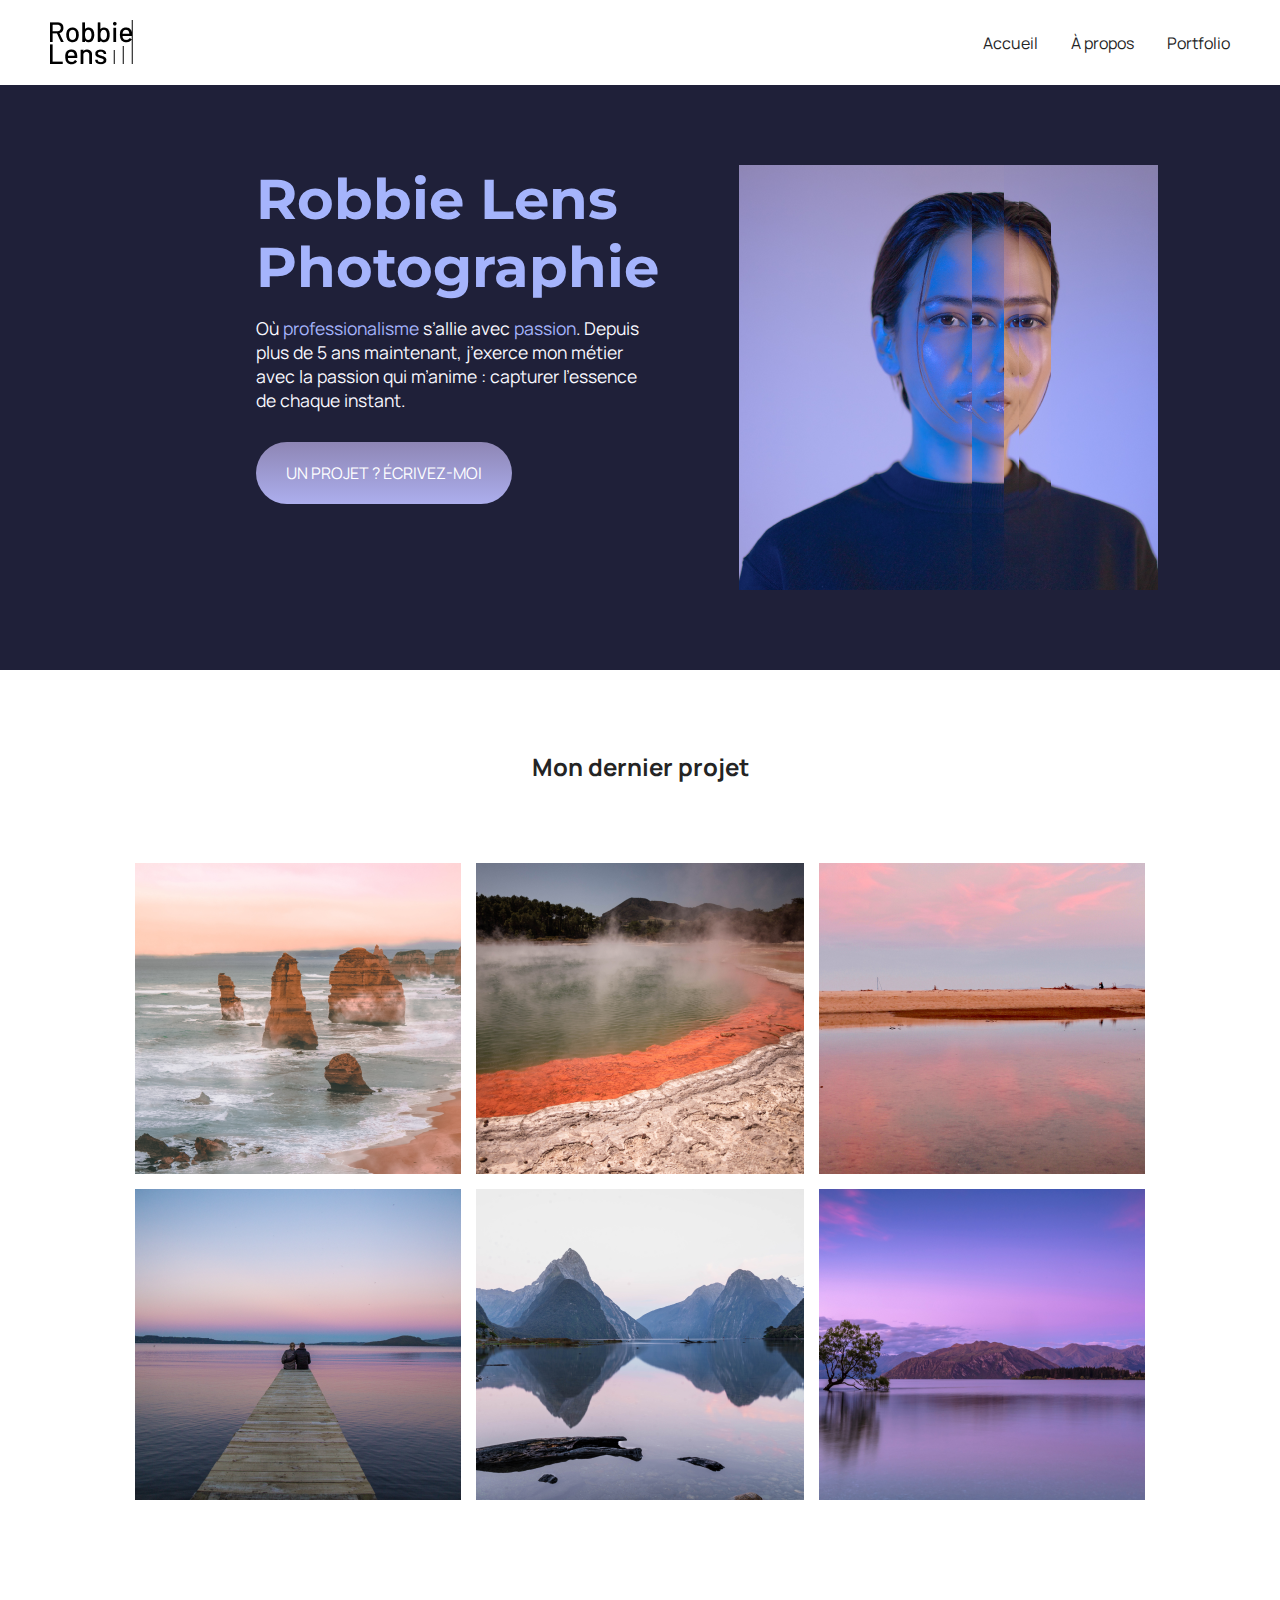
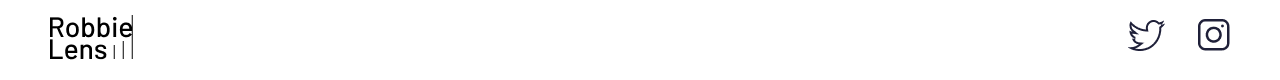
<file: index.html>
<!DOCTYPE html>
<html lang="fr">

<head>
    <meta charset="utf-8" >
    <title>Accueil - Robbie Lens Photographie</title>
    <link href="style.css" rel="stylesheet" >
    <link rel="preconnect" href="https://fonts.googleapis.com">
    <link rel="preconnect" href="https://fonts.gstatic.com" crossorigin>
    <link href="https://fonts.googleapis.com/css2?family=Manrope&family=Montserrat&display=swap" rel="stylesheet">
</head>

<body>
    <header>
        <nav>
            <img src="images/logo.png" alt="Logo Robbie Lens" >
            <div>
                <a href="index.html">Accueil</a>
                <a href="a-propos.html">À propos</a>
                <a href="Portfolio.html">Portfolio</a>
                
            </div>
        </nav>
    </header>
    <main>
        <section class="accueil-introduction">
            <div>
                <h1>Robbie Lens Photographie</h1>
                <p>
                    Où <em>professionalisme</em> s’allie avec <em>passion</em>. Depuis
                    plus de 5 ans maintenant, j’exerce mon métier avec la passion
                    qui m’anime : capturer l’essence de chaque instant.
                </p>
                <a href="Portfolio.html" class="cta">UN PROJET ? ÉCRIVEZ-MOI</a>
            </div>
            <img src="images/robbie-lens.png" alt="Portrait avec effet de la photographe Robbie Lens" >
        </section>
        <section class="accueil-photos">
            <h2>Mon dernier projet</h2>
            <div>
                <img src="images/element-1.png" alt="Twelve apostles - Australie" >
                <img src="images/element-2.png" alt="Wai-O-Tapu - Nouvelle-Zélande" >
                <img src="images/element-3.png" alt="Parc National d’Abel Tasman - Nouvelle-Zélande" >
            </div>
            <div>
                <img src="images/element-4.png" alt="Lac Rotorua - Nouvelle-Zélande" >
                <img src="images/element-5.png" alt="Milford Sound - Nouvelle-Zélande" >
                <img src="images/element-6.png" alt="Lac Wanaka - Nouvelle-Zélande" >
            </div>
        </section>
    </main>
    <footer>
        <img src="images/logo.png" alt="Logo Robbie Lens" >
        <div>
            <a target="_blank" href="https://twitter.com/" class="lien-icone">
                <img src="images/twitter.png" alt="Logo Twitter" >
            </a>
            <a target="_blank" href="https://www.instagram.com/" class="lien-icone">
                <img src="images/instagram.png" alt="Logo Instagram" >
            </a>
        </div>
    </footer>
</body>

</html>
</file>
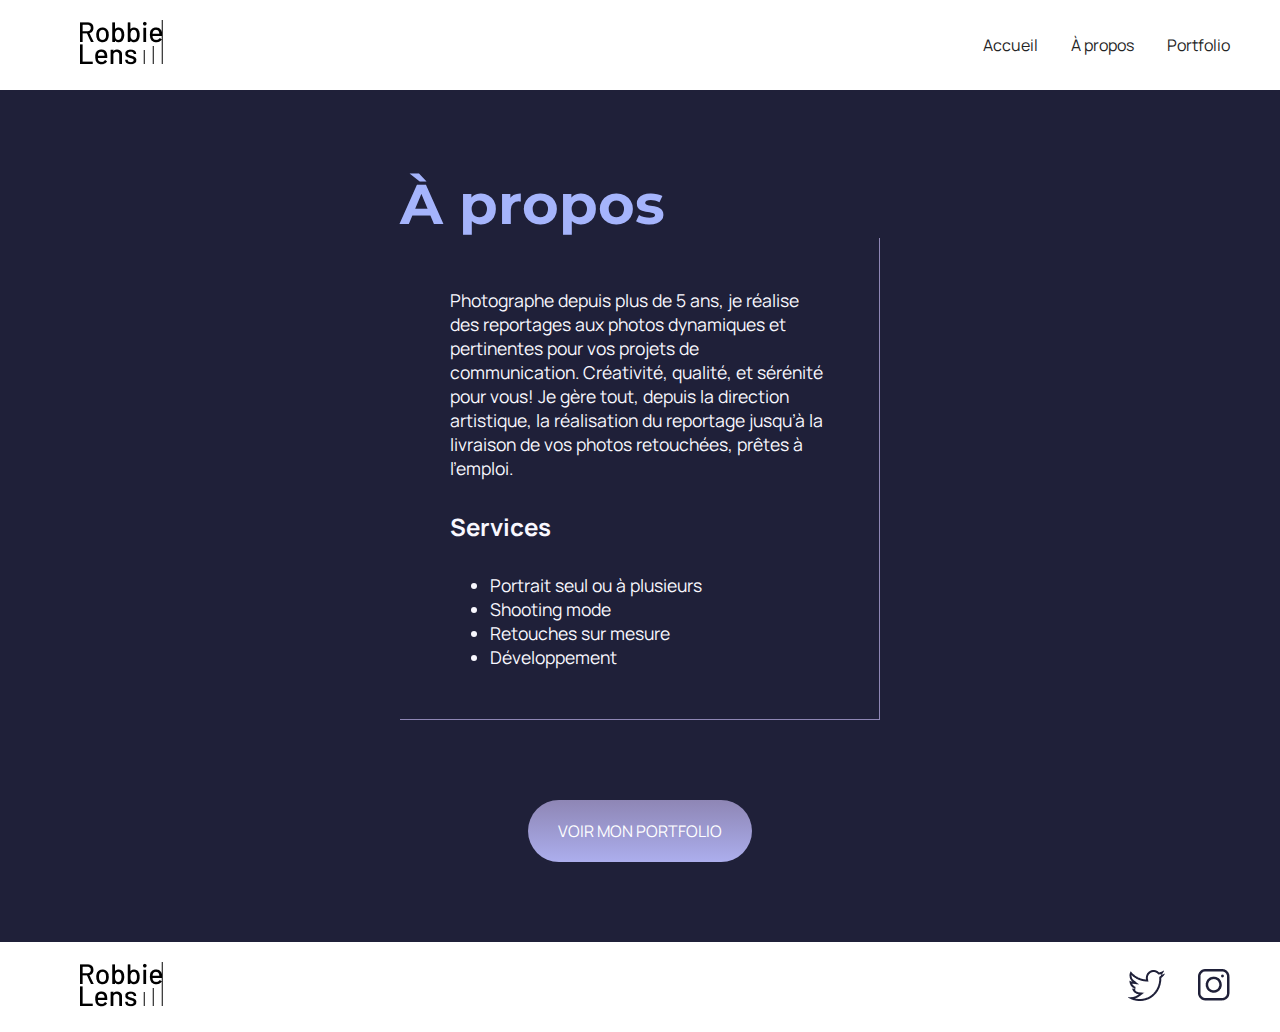
<file: a-propos.html>
<!DOCTYPE html>
<html lang="fr">

<head>
    <meta charset="utf-8" >
    <title>À propos - Robbie Lens Photographie</title>
    <link href="style.css" rel="stylesheet" >
    <link rel="preconnect" href="https://fonts.googleapis.com">
    <link rel="preconnect" href="https://fonts.gstatic.com" crossorigin>
    <link href="https://fonts.googleapis.com/css2?family=Manrope&family=Montserrat&display=swap" rel="stylesheet">
</head>

<body>
    <header>
        <nav>
            <a href="index.html" class="lien-icone">
                <img src="images/logo.png" alt="Logo Robbie Lens" >
            </a>
            <div>
                <a href="index.html">Accueil</a>
                <a href="a-propos.html">À propos</a>
                <a href="Portfolio.html">Portfolio</a>
            </div>
        </nav>
    </header>
    <main class="a-propos-main">
        <section>
            <h1>À propos</h1>
            <div class="carre-contenu">
                <p>
                    Photographe depuis plus de 5 ans, je réalise des reportages aux photos dynamiques et pertinentes
                    pour
                    vos
                    projets de communication. Créativité, qualité, et sérénité pour vous! Je gère tout, depuis la
                    direction
                    artistique, la réalisation du reportage jusqu’à la livraison de vos photos retouchées, prêtes à
                    l’emploi.
                </p>
                <h2>Services</h2>
                <ul>
                    <li>Portrait seul ou à plusieurs</li>
                    <li>Shooting mode</li>
                    <li>Retouches sur mesure</li>
                    <li>Développement</li>
                </ul>
            </div>
            <div>
                <a href="Portfolio.html" class="cta">VOIR MON PORTFOLIO</a>
            </div>
        </section>
    </main>
    <footer>
        <a href="index.html" class="lien-icone">
            <img src="images/logo.png" alt="Logo Robbie Lens" >
        </a>
        <div>
            <a target="_blank" href="https://twitter.com/" class="lien-icone">
                <img src="images/twitter.png" alt="Logo Twitter" >
            </a>
            <a target="_blank" href="https://www.instagram.com/" class="lien-icone">
                <img src="images/instagram.png" alt="Logo Instagram" >
            </a>
        </div>
    </footer>
</body>

</html>
</file>
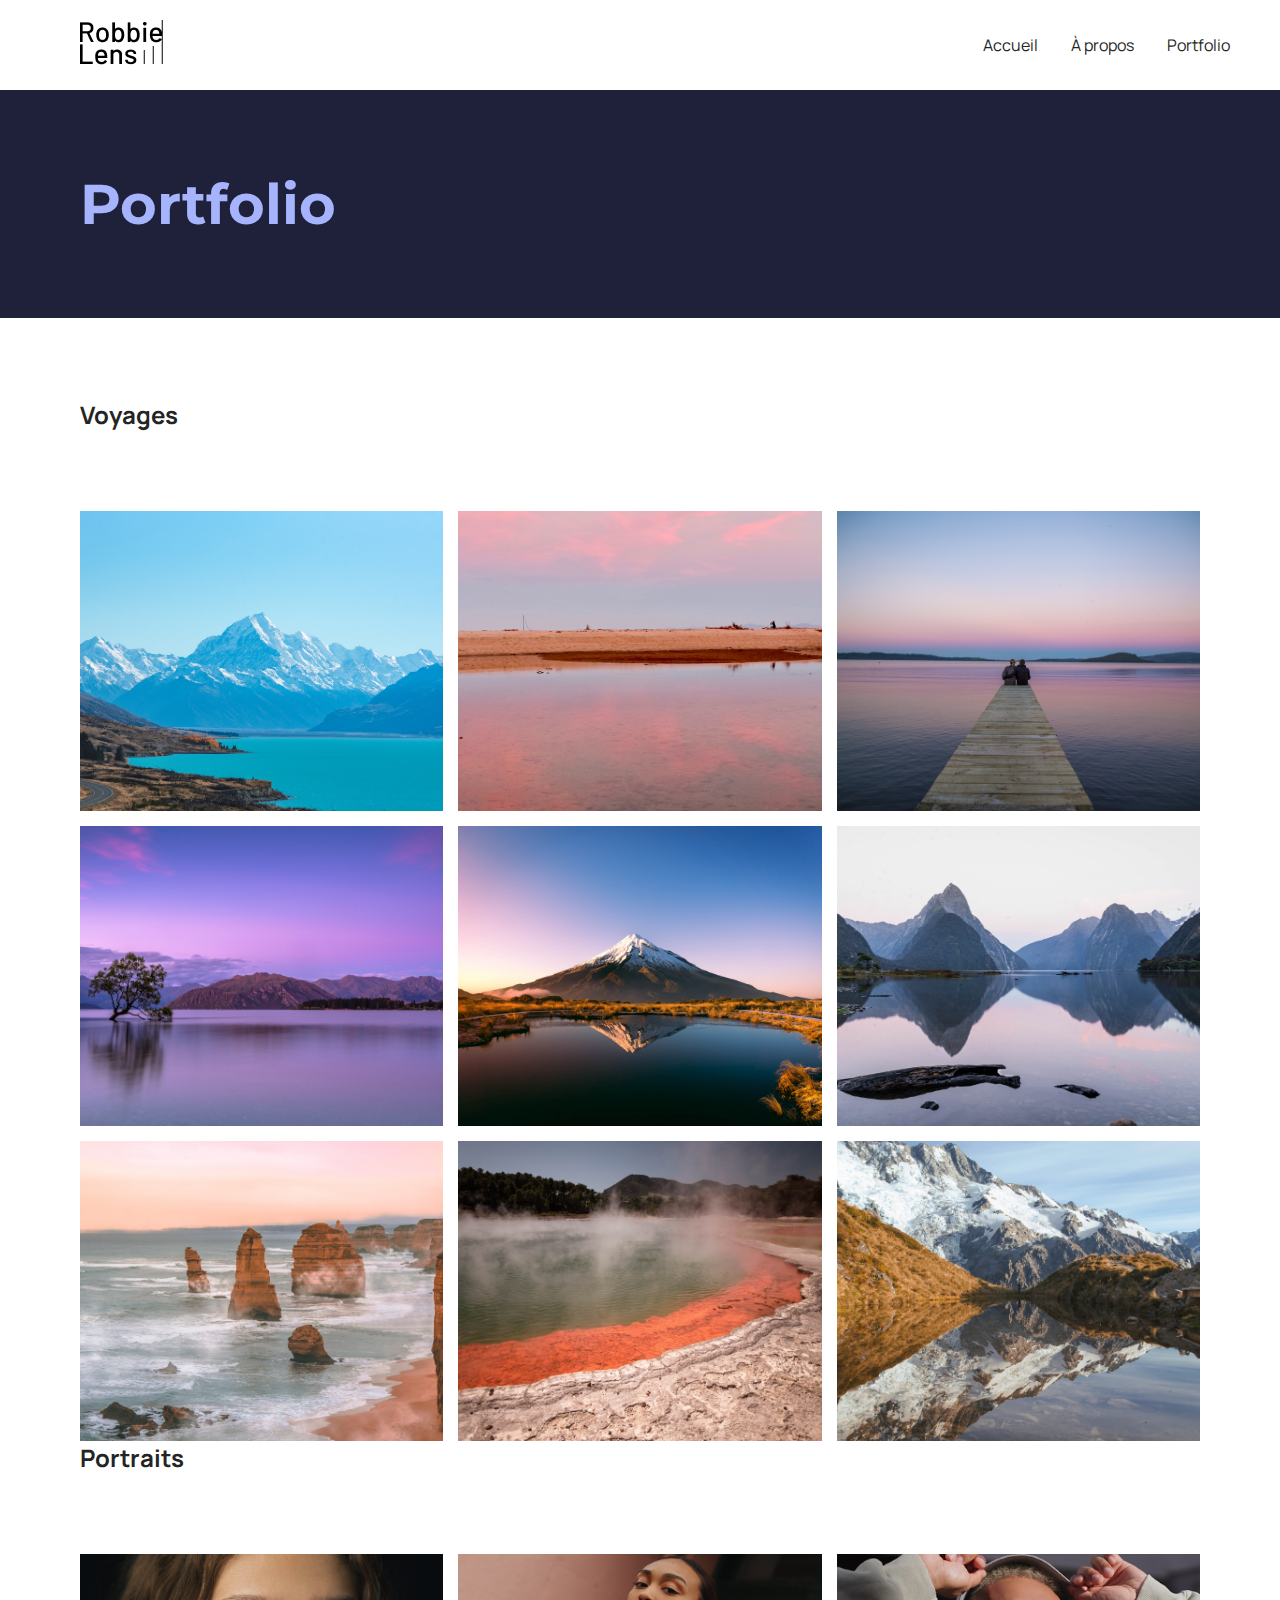
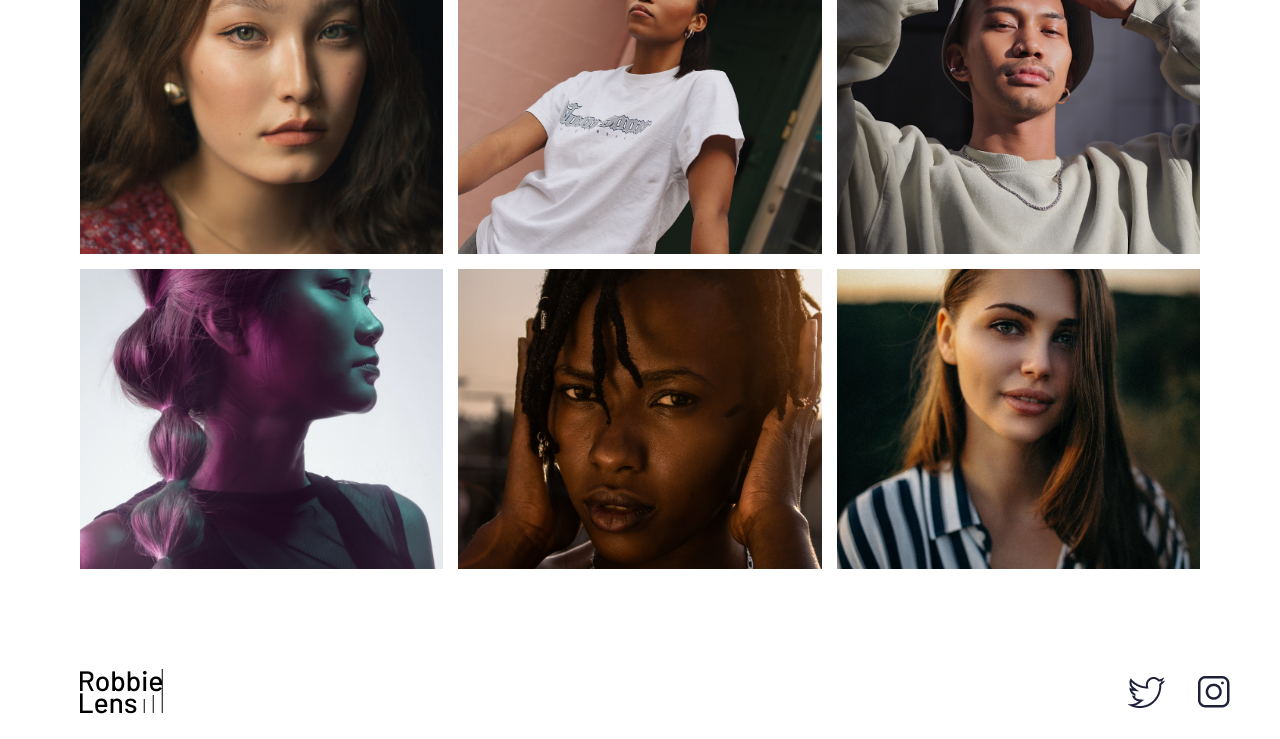
<file: Portfolio.html>
<!DOCTYPE html>
<html lang="fr">

<head>
    <meta charset="utf-8" >
    <title>Portfolio - Robbie Lens Photographie</title>
    <link href="style.css" rel="stylesheet" >
    <link rel="preconnect" href="https://fonts.googleapis.com">
    <link rel="preconnect" href="https://fonts.gstatic.com" crossorigin>
    <link href="https://fonts.googleapis.com/css2?family=Manrope&family=Montserrat&display=swap" rel="stylesheet">
</head>

<body>
    <header>
        <nav>
            <a href="index.html" class="lien-icone">
                <img src="images/logo.png" alt="Logo Robbie Lens" >
            </a>
            <div>
                <a href="index.html">Accueil</a>
                <a href="a-propos.html">À propos</a>
                <a href="Portfolio.html">Portfolio</a>
            </div>
        </nav>
    </header>
    <main>
        <section>
            <h1>Portfolio</h1>
        </section>
        <section class="portfolio-section-photos">
            <h2>Voyages</h2>
                <div class="grid-paysages">
                    <a target="_blank" href="images/paysage1.jpg" class="lien-conteneur-photo">
                        <img src="images/paysage1.jpg" alt="Mont Aoraki - Nouvelle-Zélande" >
                        <div class="photo-hover">Voir la photo</div>
                    </a>
                    <a target="_blank" href="images/paysage2.jpg" class="lien-conteneur-photo">
                        <img src="images/paysage2.jpg" alt="Parc National d’Abel Tasman - Nouvelle-Zélande" >
                        <div class="photo-hover">Voir la photo</div>
                    </a>
                    <a target="_blank" href="images/paysage3.jpg" class="lien-conteneur-photo">
                        <img src="images/paysage3.jpg" alt="Lac Rotorua - Nouvelle-Zélande" >
                        <div class="photo-hover">Voir la photo</div>
                    </a>
                    <a target="_blank" href="images/paysage4.jpg" class="lien-conteneur-photo">
                        <img src="images/paysage4.jpg" alt="Lac Wanaka - Nouvelle-Zélande" >
                        
                    </a>
                    <a target="_blank" href="images/paysage5.jpg" class="lien-conteneur-photo">
                        <img src="images/paysage5.jpg" alt="Mont Taranaki - Nouvelle-Zélande" >
                        <div class="photo-hover">Voir la photo</div>
                    </a>
                    <a target="_blank" href="images/paysage6.jpg" class="lien-conteneur-photo">
                        <img src="images/paysage6.jpg" alt="Milford Sound - Nouvelle-Zélande" >
                        <div class="photo-hover">Voir la photo</div>
                    </a>
                    <a target="_blank" href="images/paysage7.jpg" class="lien-conteneur-photo">
                        <img src="images/paysage7.jpg" alt="Twelve Apostle - Australie" >
                        <div class="photo-hover">Voir la photo</div>
                    </a>
                    <a target="_blank" href="images/paysage8.jpg" class="lien-conteneur-photo">
                        <img src="images/paysage8.jpg" alt="Wai-O-Tapu - Nouvelle-Zélande" >
                        <div class="photo-hover">Voir la photo</div>
                    </a>
                    <a target="_blank" href="images/paysage9.jpg" class="lien-conteneur-photo">
                        <img src="images/paysage9.jpg" alt="Mont Cook - Nouvelle Zélande" >
                        <div class="photo-hover">Voir la photo</div>
                    </a>  
                </div>
            <h2>Portraits</h2>
                <div class="grid-portraits">
                    <a target="_blank" href="images/portrait1.jpg" class="lien-conteneur-photo">
                        <img src="images/portrait1.jpg" alt="Portrait jeune femme 1" >
                        <div class="photo-hover">Voir la photo</div>
                    </a>
                    <a target="_blank" href="images/portrait2.jpg" class="lien-conteneur-photo">
                        <img src="images/portrait2.jpg" alt="Portrait jeune femme 2" >
                        <div class="photo-hover">Voir la photo</div>
                    </a>
                    <a target="_blank" href="images/portrait3.jpg" class="lien-conteneur-photo">
                        <img src="images/portrait3.jpg" alt="Portrait jeune homme 3" >
                        <div class="photo-hover">Voir la photo</div>
                    </a>
                    <a target="_blank" href="images/portrait4.jpg" class="lien-conteneur-photo">
                        <img src="images/portrait4.jpg" alt="Portrait jeune femme 4" >
                        <div class="photo-hover">Voir la photo</div>
                    </a>
                    <a target="_blank" href="images/portrait5.jpg" class="lien-conteneur-photo">
                        <img src="images/portrait5.jpg" alt="Portrait jeune femme 5" >
                        <div class="photo-hover">Voir la photo</div>
                    </a>
                    <a target="_blank" href="images/portrait6.jpg" class="lien-conteneur-photo">
                        <img src="images/portrait6.jpg" alt="Portrait jeune femme 6" >
                        <div class="photo-hover">Voir la photo</div>
                    </a>   

                </div>
            
        </section>
    </main>
    <footer>
        <a href="index.html" class="lien-icone">
            <img src="images/logo.png" alt="Logo Robbie Lens" >
        </a>
        <div>
            <a target="_blank" href="https://twitter.com/" class="lien-icone">
                <img src="images/twitter.png" alt="Logo Twitter" >
            </a>
            <a target="_blank" href="https://www.instagram.com/" class="lien-icone">
                <img src="images/instagram.png" alt="Logo Instagram" >
            </a>
        </div>
    </footer>
</body>

</html>
</file>
<file: style.css>
* {
  margin: 0;
}

body {
  font-family: 'Manrope', sans-serif;
  font-size: 1em;
  background-color: #1f2039;
}

a {
  color: #242424;
  text-decoration: none;
}

em {
  color: #a5b4fc;
  font-style: normal;
}

h1 {
  font-size: 3.5em;
  color: #a5b4fc;
  font-family: 'Montserrat', sans-serif;
}

h2 {
  color: #f9f8ff;
}

p,
li {
  font-size: 1.1em;
  color: #f9f8ff;
}

header,
footer {
  background-color: white;
  padding: 20px 50px;
}

.cta {
  display: inline-block;
  background: linear-gradient(#8e86b5, #acaeed);
  color: white;
  border-radius: 50px;
  padding: 20px 30px;
}

a:hover {
  text-decoration: underline;
}

.cta:hover {
  background: linear-gradient(#696484, #8788ba);
  text-decoration: none;
}

.lien-icone {
  margin-left: 30px;
}

.lien-icone:hover {
  opacity: 0.5;
}

.carre-contenu {
  border-right: 1px solid #8e86b5;
  border-bottom: 1px solid #8e86b5;
  padding: 50px;
  margin-bottom: 80px;
}

.carre-contenu h2 {
  margin-top: 30px;
}

.carre-contenu ul {
  margin-top: 30px;
}

.carre-contenu + div {
  text-align: center;
}

section {
  padding: 80px;
}

.a-propos-main {
  width: 50%;
  margin: auto;
}

footer,
nav {
  display: flex;
  flex-direction: row;
  align-items: center;
  justify-content: space-between;
}

nav a {
  margin-left: 30px;
}

.accueil-photos {
  background-color: white;
  padding: 80px;
}

.accueil-photos h2 {
  color: #242424;
  text-align: center;
  margin-bottom: 80px;
}

.accueil-photos div {
  display: flex;
  flex-direction: row;
  gap: 15px;
  justify-content: center;
  margin-bottom: 15px;
}

.accueil-introduction {
  display: flex;
  flex-direction: row;
  width: 60%;
  align-items: flex-start;
  margin: auto;
}

.accueil-introduction h1 {
  margin-bottom: 15px;
}

.accueil-introduction p {
  margin-bottom: 30px;
}

.accueil-introduction div {
  padding-right: 80px;
}

.portfolio-section-photos {
  background-color: white;
}

.portfolio-section-photos h2 {
  color: #242424;
  margin-bottom: 80px;
}

.grid-paysages {
  display: grid;
  grid-template-columns: 1fr 1fr 1fr;
  grid-template-rows: 300px 300px 300px;
  gap: 15px;
}

.grid-portraits {
  display: grid;
  grid-template-columns: 1fr 1fr 1fr;
  grid-template-rows: 300px 300px;
  gap: 15px;
}

.grid-paysages img,
.grid-portraits img {
  width: 100%;
  height: 100%;
  object-fit: cover;
}

.lien-conteneur-photo {
  position: relative;
}

.photo-hover {
  position: absolute;
  top: 0;
  left: 0;
  right: 0;
  bottom: 0;
  display: flex;
  align-items: center;
  justify-content: center;
  font-size: 1.5em;
  color: white;
  background-color: rgba(0, 0, 0, 0.7);
  display: none;
}

.lien-conteneur-photo:hover .photo-hover {
  display: flex;
}
</file>
